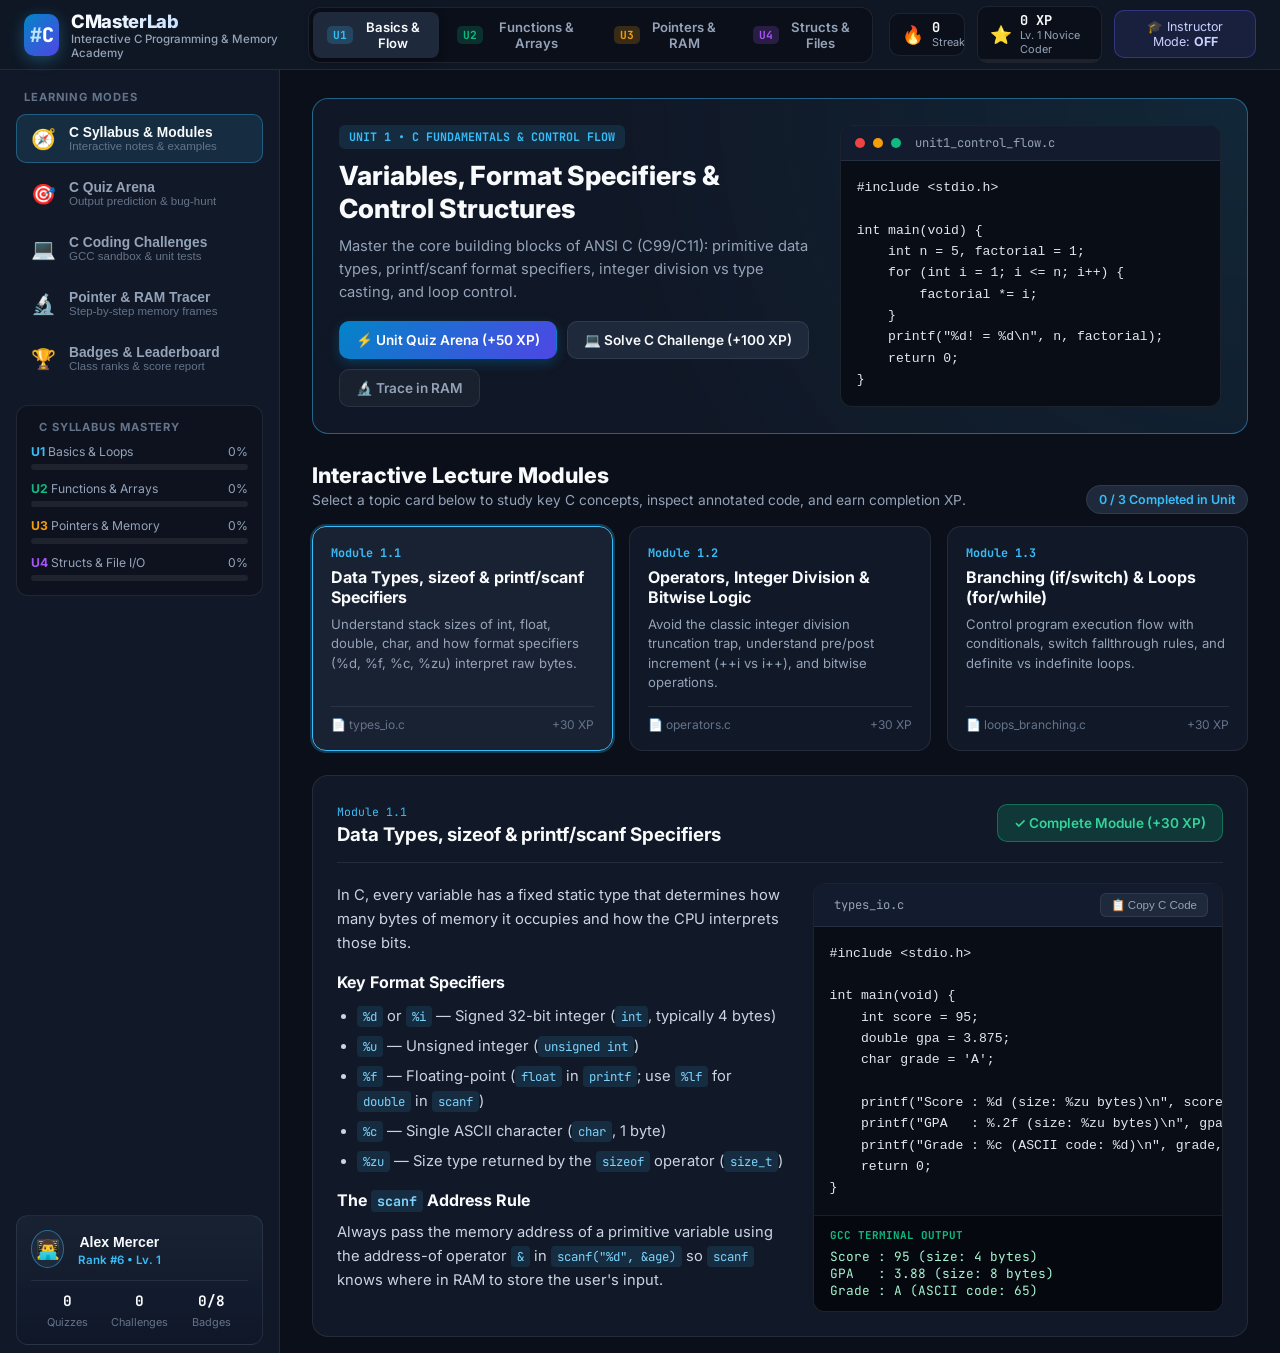
<file: index.html>
<!DOCTYPE html>
<html lang="en" data-theme="dark">
<head>
  <meta charset="UTF-8" />
  <meta name="viewport" content="width=device-width, initial-scale=1.0" />
  <title>CMasterLab — Interactive C Programming Learning Platform</title>
  <link rel="preconnect" href="https://fonts.googleapis.com">
  <link rel="preconnect" href="https://fonts.gstatic.com" crossorigin>
  <link href="https://fonts.googleapis.com/css2?family=Inter:wght@400;500;600;700;800&family=JetBrains+Mono:wght@400;500;600;700&display=swap" rel="stylesheet">
  <link rel="stylesheet" href="styles.css" />
</head>
<body>
  <!-- Top Navigation & Gamification HUD -->
  <header class="top-nav">
    <div class="brand" id="brandHome">
      <div class="brand-logo">
        <span class="bracket">#</span><span class="code-slash">C</span>
      </div>
      <div>
        <h1 class="brand-title">CMasterLab</h1>
        <span class="brand-subtitle">Interactive C Programming &amp; Memory Academy</span>
      </div>
    </div>

    <!-- C Syllabus Unit Switcher -->
    <div class="track-switcher" role="tablist" aria-label="C Syllabus Units">
      <button class="track-btn active" data-unit="basics" role="tab">
        <span class="lang-badge unit-1">U1</span>
        <span>Basics &amp; Flow</span>
      </button>
      <button class="track-btn" data-unit="arrays" role="tab">
        <span class="lang-badge unit-2">U2</span>
        <span>Functions &amp; Arrays</span>
      </button>
      <button class="track-btn" data-unit="pointers" role="tab">
        <span class="lang-badge unit-3">U3</span>
        <span>Pointers &amp; RAM</span>
      </button>
      <button class="track-btn" data-unit="structs" role="tab">
        <span class="lang-badge unit-4">U4</span>
        <span>Structs &amp; Files</span>
      </button>
    </div>

    <!-- Gamification HUD -->
    <div class="hud-stats">
      <div class="hud-pill streak-pill" title="Current Correct Answer Streak">
        <span class="hud-icon">🔥</span>
        <div>
          <span class="hud-value" id="hudStreak">0</span>
          <span class="hud-label">Streak</span>
        </div>
      </div>

      <div class="hud-pill xp-pill" title="Total Experience Points">
        <span class="hud-icon">⭐</span>
        <div>
          <span class="hud-value" id="hudXP">0 XP</span>
          <span class="hud-label" id="hudLevel">Lv. 1 Novice</span>
        </div>
        <div class="xp-mini-bar">
          <div class="xp-mini-fill" id="hudXPBar" style="width: 0%"></div>
        </div>
      </div>

      <button class="instructor-toggle" id="instructorToggle" title="Toggle Instructor Mode (Show Solutions & Teaching Notes)">
        <span>🎓 Instructor Mode: <strong id="instructorState">OFF</strong></span>
      </button>
    </div>
  </header>

  <!-- Main Workspace Layout -->
  <div class="app-layout">
    <!-- Left Sidebar: Mode Navigation & C Syllabus Progress -->
    <aside class="sidebar">
      <div class="sidebar-section">
        <div class="sidebar-heading">LEARNING MODES</div>
        <nav class="mode-nav">
          <button class="mode-btn active" data-mode="dashboard">
            <span class="mode-icon">🧭</span>
            <div class="mode-text">
              <span class="mode-name">C Syllabus &amp; Modules</span>
              <span class="mode-desc">Interactive notes &amp; examples</span>
            </div>
          </button>
          <button class="mode-btn" data-mode="quiz">
            <span class="mode-icon">🎯</span>
            <div class="mode-text">
              <span class="mode-name">C Quiz Arena</span>
              <span class="mode-desc">Output prediction &amp; bug-hunt</span>
            </div>
          </button>
          <button class="mode-btn" data-mode="challenges">
            <span class="mode-icon">💻</span>
            <div class="mode-text">
              <span class="mode-name">C Coding Challenges</span>
              <span class="mode-desc">GCC sandbox &amp; unit tests</span>
            </div>
          </button>
          <button class="mode-btn" data-mode="visualizer">
            <span class="mode-icon">🔬</span>
            <div class="mode-text">
              <span class="mode-name">Pointer &amp; RAM Tracer</span>
              <span class="mode-desc">Step-by-step memory frames</span>
            </div>
          </button>
          <button class="mode-btn" data-mode="achievements">
            <span class="mode-icon">🏆</span>
            <div class="mode-text">
              <span class="mode-name">Badges &amp; Leaderboard</span>
              <span class="mode-desc">Class ranks &amp; score report</span>
            </div>
          </button>
        </nav>
      </div>

      <!-- C Unit Mastery Card -->
      <div class="sidebar-section track-progress-card">
        <div class="sidebar-heading">C SYLLABUS MASTERY</div>
        <div class="mastery-item">
          <div class="mastery-header">
            <span><strong class="u1-text">U1</strong> Basics &amp; Loops</span>
            <span id="masteryBasics">0%</span>
          </div>
          <div class="progress-bar"><div class="progress-fill u1-fill" id="barBasics" style="width:0%"></div></div>
        </div>
        <div class="mastery-item">
          <div class="mastery-header">
            <span><strong class="u2-text">U2</strong> Functions &amp; Arrays</span>
            <span id="masteryArrays">0%</span>
          </div>
          <div class="progress-bar"><div class="progress-fill u2-fill" id="barArrays" style="width:0%"></div></div>
        </div>
        <div class="mastery-item">
          <div class="mastery-header">
            <span><strong class="u3-text">U3</strong> Pointers &amp; Memory</span>
            <span id="masteryPointers">0%</span>
          </div>
          <div class="progress-bar"><div class="progress-fill u3-fill" id="barPointers" style="width:0%"></div></div>
        </div>
        <div class="mastery-item">
          <div class="mastery-header">
            <span><strong class="u4-text">U4</strong> Structs &amp; File I/O</span>
            <span id="masteryStructs">0%</span>
          </div>
          <div class="progress-bar"><div class="progress-fill u4-fill" id="barStructs" style="width:0%"></div></div>
        </div>
      </div>

      <!-- Active Student Card -->
      <div class="sidebar-section student-card">
        <div class="student-header">
          <div class="student-avatar" id="studentAvatar">👨‍💻</div>
          <div class="student-info">
            <input type="text" id="studentNameInput" class="student-name-input" value="Alex Mercer" aria-label="Student Name" />
            <span class="student-rank-tag" id="studentRankTag">Rank #6 • Lv. 1</span>
          </div>
        </div>
        <div class="student-quick-stats">
          <div><strong id="statQuizzes">0</strong><span>Quizzes</span></div>
          <div><strong id="statChallenges">0</strong><span>Challenges</span></div>
          <div><strong id="statBadges">0/8</strong><span>Badges</span></div>
        </div>
      </div>
    </aside>

    <!-- Main Dynamic Content Area -->
    <main class="main-content">
      <!-- 1. CURRICULUM & INTERACTIVE LESSONS VIEW -->
      <section id="view-dashboard" class="view-section active">
        <div class="hero-banner" id="trackHeroBanner">
          <div class="hero-content">
            <div class="hero-tag" id="heroTag">UNIT 1 • C FUNDAMENTALS</div>
            <h2 class="hero-title" id="heroTitle">Variables, Control Flow &amp; Standard I/O</h2>
            <p class="hero-desc" id="heroDesc">
              Build a rock-solid foundation in ANSI C: format specifiers, arithmetic &amp; bitwise operators, conditional branching, and loop iteration.
            </p>
            <div class="hero-actions">
              <button class="btn btn-primary" id="startQuizBtn">⚡ Unit Quiz Arena (+50 XP)</button>
              <button class="btn btn-secondary" id="startChallengeBtn">💻 Solve C Challenge (+100 XP)</button>
              <button class="btn btn-ghost" id="startVisualizerBtn">🔬 Trace in RAM</button>
            </div>
          </div>
          <div class="hero-code-preview">
            <div class="code-window-header">
              <span class="dot red"></span><span class="dot yellow"></span><span class="dot green"></span>
              <span class="window-filename" id="heroFilename">unit1_demo.c</span>
            </div>
            <pre class="hero-code"><code id="heroCodeSnippet"></code></pre>
          </div>
        </div>

        <div class="section-header-row">
          <div>
            <h3 class="section-title">Interactive Lecture Modules</h3>
            <p class="section-subtitle">Select a topic card below to study key C concepts, inspect annotated code, and earn completion XP.</p>
          </div>
          <div class="filter-pills">
            <span class="pill-info" id="moduleCompletionCount">0 / 3 Completed in Unit</span>
          </div>
        </div>

        <div class="modules-grid" id="modulesGrid">
          <!-- Populated dynamically from data.js -->
        </div>

        <!-- Module Reader Panel -->
        <div class="lesson-panel" id="lessonPanel">
          <div class="lesson-panel-header">
            <div>
              <span class="lesson-badge" id="lessonTopicBadge">Module 1.1</span>
              <h3 id="lessonTitle">Select a Module Above</h3>
            </div>
            <button class="btn btn-success" id="completeLessonBtn">✓ Complete Module (+30 XP)</button>
          </div>
          <div class="lesson-body">
            <div class="lesson-explanation" id="lessonExplanation"></div>
            <div class="lesson-code-box">
              <div class="code-window-header">
                <span class="window-filename" id="lessonCodeFilename">example.c</span>
                <button class="btn-xs" id="copyLessonCodeBtn">📋 Copy C Code</button>
              </div>
              <pre class="code-block"><code id="lessonCodeContent"></code></pre>
              <div class="code-output-box">
                <div class="output-label">GCC TERMINAL OUTPUT</div>
                <pre id="lessonCodeOutput"></pre>
              </div>
            </div>
          </div>
          <div class="instructor-note-box hidden" id="lessonInstructorNote">
            <strong>🎓 Instructor Teaching Note &amp; Common Student Pitfalls:</strong>
            <p id="lessonInstructorText"></p>
          </div>
        </div>
      </section>

      <!-- 2. QUIZ ARENA VIEW -->
      <section id="view-quiz" class="view-section">
        <div class="quiz-top-bar">
          <div>
            <span class="section-eyebrow" id="quizTrackLabel">UNIT 1 QUIZ ARENA</span>
            <h2 class="section-title">C Output Prediction, Concept &amp; Bug-Hunt</h2>
          </div>
          <div class="quiz-controls">
            <div class="quiz-type-filter">
              <button class="chip active" data-qfilter="all">All Unit Questions</button>
              <button class="chip" data-qfilter="output">Predict Output</button>
              <button class="chip" data-qfilter="bug">Spot the Bug</button>
              <button class="chip" data-qfilter="concept">Concept MCQ</button>
            </div>
            <div class="combo-badge" id="quizComboBadge">Combo: 1.0x XP</div>
          </div>
        </div>

        <div class="quiz-container">
          <div class="quiz-progress-strip">
            <div class="quiz-progress-fill" id="quizProgressFill" style="width: 20%"></div>
          </div>

          <div class="quiz-card" id="quizCard">
            <div class="quiz-meta-row">
              <span class="q-type-tag" id="qTypeTag">PREDICT OUTPUT</span>
              <span class="q-difficulty" id="qDifficulty">Medium • +40 XP</span>
              <span class="q-counter" id="qCounter">Question 1 of 5</span>
            </div>

            <h3 class="q-prompt" id="qPrompt">What will the following C program print to standard output?</h3>

            <div class="q-code-wrapper" id="qCodeWrapper">
              <div class="code-window-header">
                <span class="dot red"></span><span class="dot yellow"></span><span class="dot green"></span>
                <span class="window-filename" id="qFilename">snippet.c</span>
              </div>
              <pre class="code-block"><code id="qCodeBlock"></code></pre>
            </div>

            <div class="q-options-grid" id="qOptionsGrid">
              <!-- Populated dynamically -->
            </div>

            <!-- Feedback Box -->
            <div class="q-feedback hidden" id="qFeedbackBox">
              <div class="q-feedback-title" id="qFeedbackTitle">Correct!</div>
              <p class="q-feedback-text" id="qFeedbackText"></p>
            </div>

            <!-- Instructor Answer Key Box -->
            <div class="instructor-note-box hidden" id="quizInstructorBox">
              <strong>🎓 Instructor Solution Key:</strong>
              <span id="quizInstructorKey"></span>
            </div>

            <div class="quiz-footer-actions">
              <button class="btn btn-secondary" id="prevQuestionBtn">← Previous</button>
              <button class="btn btn-ghost" id="hintQuestionBtn">💡 Show Hint</button>
              <button class="btn btn-primary" id="nextQuestionBtn">Next Question →</button>
            </div>
          </div>
        </div>
      </section>

      <!-- 3. CODING CHALLENGES VIEW -->
      <section id="view-challenges" class="view-section">
        <div class="challenge-header-bar">
          <div class="challenge-selector-wrap">
            <label for="challengeSelect" class="sr-only">Select C Coding Challenge</label>
            <select id="challengeSelect" class="challenge-select"></select>
            <span class="challenge-xp-badge" id="challengeXPBadge">+100 XP</span>
          </div>
          <div class="challenge-actions">
            <button class="btn btn-ghost" id="challengeHintBtn">💡 Get Hint</button>
            <button class="btn btn-secondary" id="resetCodeBtn">↺ Reset Starter Code</button>
            <button class="btn btn-ghost hidden" id="fillSolutionBtn">🎓 Fill Official Solution</button>
            <button class="btn btn-primary" id="runTestsBtn">▶ Compile &amp; Run C Tests</button>
          </div>
        </div>

        <div class="challenge-workbench">
          <!-- Left: Problem Specification -->
          <div class="problem-pane">
            <div class="problem-tags">
              <span class="lang-pill" id="chalLangPill">C99 / C11</span>
              <span class="diff-pill" id="chalDiffPill">Intermediate</span>
              <span class="status-pill" id="chalStatusPill">Unsolved</span>
            </div>
            <h2 class="problem-title" id="chalTitle">Swap Two Integers Using Pointers</h2>
            <p class="problem-desc" id="chalDesc"></p>

            <div class="problem-spec-box">
              <h4>📋 Function Requirements &amp; Constraints</h4>
              <ul id="chalRequirements"></ul>
            </div>

            <div class="problem-examples" id="chalExamples"></div>

            <div class="hint-drawer hidden" id="chalHintDrawer">
              <strong>💡 Hint:</strong> <span id="chalHintText"></span>
            </div>
          </div>

          <!-- Right: Interactive Code Editor & Test Runner -->
          <div class="editor-pane">
            <div class="editor-window">
              <div class="code-window-header">
                <span class="dot red"></span><span class="dot yellow"></span><span class="dot green"></span>
                <span class="window-filename" id="editorFilename">solution.c</span>
                <span class="compiler-tag" id="compilerTag">gcc -Wall -Wextra -std=c11</span>
              </div>
              <div class="editor-body">
                <div class="line-numbers" id="editorLineNumbers">1</div>
                <textarea id="codeEditor" class="code-textarea" spellcheck="false" autocomplete="off" autocorrect="off" autocapitalize="off"></textarea>
              </div>
            </div>

            <!-- Compiler & Test Suite Output Console -->
            <div class="console-window">
              <div class="console-header">
                <span>🧪 GCC Sandbox &amp; Unit Test Runner</span>
                <span class="console-metrics" id="consoleMetrics">Ready to compile</span>
              </div>
              <div class="console-body" id="consoleOutput">
                <div class="console-placeholder">Click <strong>"▶ Compile &amp; Run C Tests"</strong> to compile your C code and execute automated unit test cases.</div>
              </div>
            </div>
          </div>
        </div>
      </section>

      <!-- 4. MEMORY & CODE TRACER (VISUALIZER) VIEW -->
      <section id="view-visualizer" class="view-section">
        <div class="section-header-row">
          <div>
            <span class="section-eyebrow">STEP-BY-STEP C EXECUTION ENGINE</span>
            <h2 class="section-title">Interactive C Memory, Pointer &amp; Array Visualizer</h2>
            <p class="section-subtitle">Step forward line-by-line to inspect how C variables, arrays, pointers (<code>*</code>, <code>&amp;</code>), and structs are stored at real hexadecimal memory addresses.</p>
          </div>
          <div class="visualizer-controls">
            <button class="btn btn-secondary" id="traceResetBtn">⏮ Reset</button>
            <button class="btn btn-secondary" id="tracePrevBtn">◀ Step Back</button>
            <button class="btn btn-primary" id="traceNextBtn">Step Forward ▶</button>
          </div>
        </div>

        <div class="visualizer-workbench">
          <!-- Code with active line highlighter -->
          <div class="trace-code-panel">
            <div class="code-window-header">
              <span class="window-filename" id="traceFilename">pointer_trace.c</span>
              <span class="step-indicator" id="traceStepIndicator">Step 1 of 6</span>
            </div>
            <div class="trace-code-lines" id="traceCodeLines"></div>
            <div class="trace-explanation-box">
              <div class="trace-exp-title">🔍 What happens in CPU &amp; RAM on this line?</div>
              <p id="traceStepExplanation"></p>
            </div>
          </div>

          <!-- Memory Table (Stack & Heap + Console) -->
          <div class="trace-memory-panel">
            <div class="memory-card">
              <div class="memory-card-header">
                <span>🧠 RAM / Memory Frame (Addresses &amp; Values)</span>
                <span class="memory-legend"><i class="leg-stack"></i> Variable / Array <i class="leg-heap"></i> Pointer / Struct</span>
              </div>
              <div class="memory-slots-grid" id="memorySlotsGrid">
                <!-- Populated dynamically -->
              </div>
            </div>

            <div class="memory-card">
              <div class="memory-card-header">
                <span>🖥 Standard Output (stdout)</span>
              </div>
              <pre class="trace-stdout" id="traceStdout"></pre>
            </div>
          </div>
        </div>
      </section>

      <!-- 5. ACHIEVEMENTS, LEADERBOARD & TEACHER REPORT VIEW -->
      <section id="view-achievements" class="view-section">
        <div class="section-header-row">
          <div>
            <span class="section-eyebrow">GAMIFICATION &amp; CLASSROOM ANALYTICS</span>
            <h2 class="section-title">C Mastery Badges, Class Leaderboard &amp; Report</h2>
          </div>
          <div class="report-actions">
            <button class="btn btn-secondary" id="exportReportBtn">📥 Export Student Report (.txt)</button>
            <button class="btn btn-danger-outline" id="resetProgressBtn">🗑 Reset All Progress</button>
          </div>
        </div>

        <div class="achievements-layout">
          <!-- Badges Grid -->
          <div class="badges-panel">
            <h3>🏅 Unlockable C Programming Badges</h3>
            <div class="badges-grid" id="badgesGrid">
              <!-- Populated dynamically -->
            </div>
          </div>

          <!-- Leaderboard Panel -->
          <div class="leaderboard-panel">
            <h3>🏆 CS101 C Programming Leaderboard</h3>
            <p class="leaderboard-sub">Complete C quizzes, modules, and coding challenges to climb the class rankings!</p>
            <div class="leaderboard-list" id="leaderboardList">
              <!-- Populated dynamically -->
            </div>
          </div>
        </div>
      </section>
    </main>
  </div>

  <!-- Toast Notification for XP & Badge Unlocks -->
  <div id="toastContainer" class="toast-container" aria-live="polite"></div>

  <script src="data.js"></script>
  <script src="app.js"></script>
</body>
</html>
</file>
<file: styles.css>
:root {
  --bg-base: #0b0f19;
  --bg-surface: #111827;
  --bg-elevated: #1e293b;
  --bg-code: #090d16;
  --border-subtle: rgba(148, 163, 184, 0.14);
  --border-highlight: rgba(56, 189, 248, 0.45);
  --text-primary: #f8fafc;
  --text-secondary: #94a3b8;
  --text-muted: #64748b;

  --accent-primary: #38bdf8;
  --accent-primary-glow: rgba(56, 189, 248, 0.25);
  --accent-indigo: #6366f1;
  --accent-emerald: #10b981;
  --accent-amber: #f59e0b;
  --accent-rose: #f43f5e;
  --accent-purple: #a855f7;

  --unit1-color: #38bdf8;
  --unit2-color: #10b981;
  --unit3-color: #f59e0b;
  --unit4-color: #a855f7;

  --font-sans: 'Inter', -apple-system, BlinkMacSystemFont, sans-serif;
  --font-mono: 'JetBrains Mono', monospace;
}

* {
  box-sizing: border-box;
  margin: 0;
  padding: 0;
}

body {
  font-family: var(--font-sans);
  background-color: var(--bg-base);
  color: var(--text-primary);
  min-height: 100vh;
  display: flex;
  flex-direction: column;
  overflow-x: hidden;
}

.hidden {
  display: none !important;
}

.sr-only {
  position: absolute;
  width: 1px;
  height: 1px;
  overflow: hidden;
  clip: rect(0, 0, 0, 0);
}

/* TOP NAVIGATION */
.top-nav {
  height: 70px;
  background: rgba(17, 24, 39, 0.92);
  backdrop-filter: blur(12px);
  border-bottom: 1px solid var(--border-subtle);
  display: flex;
  align-items: center;
  justify-content: space-between;
  padding: 0 24px;
  position: sticky;
  top: 0;
  z-index: 100;
  gap: 16px;
}

.brand {
  display: flex;
  align-items: center;
  gap: 12px;
  cursor: pointer;
}

.brand-logo {
  width: 42px;
  height: 42px;
  border-radius: 10px;
  background: linear-gradient(135deg, #0284c7, #4f46e5);
  display: flex;
  align-items: center;
  justify-content: center;
  font-family: var(--font-mono);
  font-weight: 800;
  font-size: 1.25rem;
  box-shadow: 0 4px 15px rgba(56, 189, 248, 0.3);
}

.brand-logo .bracket {
  color: #bae6fd;
}

.brand-logo .code-slash {
  color: #ffffff;
}

.brand-title {
  font-size: 1.15rem;
  font-weight: 800;
  letter-spacing: -0.02em;
  background: linear-gradient(90deg, #fff, #93c5fd);
  -webkit-background-clip: text;
  -webkit-text-fill-color: transparent;
}

.brand-subtitle {
  display: block;
  font-size: 0.72rem;
  color: var(--text-secondary);
  font-weight: 500;
}

/* UNIT SWITCHER */
.track-switcher {
  display: flex;
  background: var(--bg-base);
  padding: 4px;
  border-radius: 12px;
  border: 1px solid var(--border-subtle);
  gap: 4px;
}

.track-btn {
  background: transparent;
  border: none;
  color: var(--text-secondary);
  padding: 7px 14px;
  border-radius: 8px;
  font-family: var(--font-sans);
  font-size: 0.82rem;
  font-weight: 600;
  display: flex;
  align-items: center;
  gap: 8px;
  cursor: pointer;
  transition: all 0.2s ease;
}

.track-btn:hover {
  color: var(--text-primary);
  background: rgba(255, 255, 255, 0.04);
}

.track-btn.active {
  background: var(--bg-elevated);
  color: var(--text-primary);
  box-shadow: 0 2px 8px rgba(0, 0, 0, 0.35);
}

.lang-badge {
  font-family: var(--font-mono);
  font-size: 0.7rem;
  font-weight: 700;
  padding: 2px 6px;
  border-radius: 5px;
}

.unit-1 { background: rgba(56, 189, 248, 0.2); color: var(--unit1-color); }
.unit-2 { background: rgba(16, 185, 129, 0.2); color: var(--unit2-color); }
.unit-3 { background: rgba(245, 158, 11, 0.2); color: var(--unit3-color); }
.unit-4 { background: rgba(168, 85, 247, 0.2); color: var(--unit4-color); }

/* HUD STATS */
.hud-stats {
  display: flex;
  align-items: center;
  gap: 12px;
}

.hud-pill {
  display: flex;
  align-items: center;
  gap: 8px;
  background: var(--bg-base);
  border: 1px solid var(--border-subtle);
  padding: 6px 12px;
  border-radius: 10px;
  position: relative;
  overflow: hidden;
}

.hud-icon {
  font-size: 1.1rem;
}

.hud-value {
  display: block;
  font-size: 0.85rem;
  font-weight: 700;
  font-family: var(--font-mono);
  line-height: 1.1;
}

.hud-label {
  display: block;
  font-size: 0.68rem;
  color: var(--text-secondary);
}

.xp-mini-bar {
  position: absolute;
  bottom: 0;
  left: 0;
  right: 0;
  height: 3px;
  background: rgba(255, 255, 255, 0.08);
}

.xp-mini-fill {
  height: 100%;
  background: linear-gradient(90deg, var(--accent-primary), var(--accent-indigo));
  transition: width 0.4s ease;
}

.instructor-toggle {
  background: rgba(99, 102, 241, 0.12);
  border: 1px solid rgba(99, 102, 241, 0.35);
  color: #c7d2fe;
  padding: 8px 12px;
  border-radius: 10px;
  font-size: 0.78rem;
  font-family: var(--font-sans);
  cursor: pointer;
  transition: all 0.2s ease;
}

.instructor-toggle.active {
  background: rgba(16, 185, 129, 0.18);
  border-color: var(--accent-emerald);
  color: #6ee7b7;
}

/* MAIN LAYOUT */
.app-layout {
  display: grid;
  grid-template-columns: 280px 1fr;
  flex: 1;
  min-height: calc(100vh - 70px);
}

/* SIDEBAR */
.sidebar {
  background: var(--bg-surface);
  border-right: 1px solid var(--border-subtle);
  padding: 20px 16px;
  display: flex;
  flex-direction: column;
  gap: 22px;
}

.sidebar-heading {
  font-size: 0.7rem;
  font-weight: 700;
  letter-spacing: 0.08em;
  color: var(--text-muted);
  margin-bottom: 10px;
  padding-left: 8px;
}

.mode-nav {
  display: flex;
  flex-direction: column;
  gap: 6px;
}

.mode-btn {
  display: flex;
  align-items: center;
  gap: 12px;
  width: 100%;
  padding: 10px 12px;
  border-radius: 10px;
  background: transparent;
  border: 1px solid transparent;
  color: var(--text-secondary);
  text-align: left;
  cursor: pointer;
  transition: all 0.18s ease;
}

.mode-btn:hover {
  background: rgba(255, 255, 255, 0.04);
  color: var(--text-primary);
}

.mode-btn.active {
  background: rgba(56, 189, 248, 0.12);
  border-color: rgba(56, 189, 248, 0.35);
  color: var(--text-primary);
}

.mode-icon {
  font-size: 1.25rem;
  width: 28px;
  text-align: center;
}

.mode-name {
  display: block;
  font-size: 0.86rem;
  font-weight: 600;
}

.mode-desc {
  display: block;
  font-size: 0.72rem;
  color: var(--text-muted);
}

/* PROGRESS BARS IN SIDEBAR */
.track-progress-card {
  background: rgba(11, 15, 25, 0.55);
  border: 1px solid var(--border-subtle);
  border-radius: 12px;
  padding: 14px;
}

.mastery-item {
  margin-bottom: 11px;
}

.mastery-item:last-child {
  margin-bottom: 0;
}

.mastery-header {
  display: flex;
  justify-content: space-between;
  font-size: 0.76rem;
  margin-bottom: 5px;
  color: var(--text-secondary);
}

.u1-text { color: var(--unit1-color); }
.u2-text { color: var(--unit2-color); }
.u3-text { color: var(--unit3-color); }
.u4-text { color: var(--unit4-color); }

.progress-bar {
  height: 6px;
  background: rgba(255, 255, 255, 0.07);
  border-radius: 999px;
  overflow: hidden;
}

.progress-fill {
  height: 100%;
  border-radius: 999px;
  transition: width 0.35s ease;
}

.u1-fill { background: var(--unit1-color); }
.u2-fill { background: var(--unit2-color); }
.u3-fill { background: var(--unit3-color); }
.u4-fill { background: var(--unit4-color); }

/* STUDENT CARD */
.student-card {
  margin-top: auto;
  background: linear-gradient(180deg, rgba(30, 41, 59, 0.6), rgba(15, 23, 42, 0.8));
  border: 1px solid var(--border-subtle);
  border-radius: 12px;
  padding: 14px;
}

.student-header {
  display: flex;
  align-items: center;
  gap: 10px;
  margin-bottom: 12px;
}

.student-avatar {
  width: 38px;
  height: 38px;
  border-radius: 50%;
  background: var(--bg-elevated);
  display: flex;
  align-items: center;
  justify-content: center;
  font-size: 1.2rem;
  border: 1px solid var(--border-highlight);
}

.student-name-input {
  background: transparent;
  border: 1px dashed transparent;
  color: var(--text-primary);
  font-weight: 700;
  font-size: 0.88rem;
  width: 100%;
  padding: 2px 4px;
  border-radius: 4px;
}

.student-name-input:hover,
.student-name-input:focus {
  border-color: var(--accent-primary);
  outline: none;
  background: rgba(0, 0, 0, 0.25);
}

.student-rank-tag {
  display: block;
  font-size: 0.72rem;
  color: var(--accent-primary);
  padding-left: 4px;
  font-weight: 600;
}

.student-quick-stats {
  display: grid;
  grid-template-columns: repeat(3, 1fr);
  border-top: 1px solid var(--border-subtle);
  padding-top: 10px;
  text-align: center;
}

.student-quick-stats strong {
  display: block;
  font-size: 0.9rem;
  font-family: var(--font-mono);
}

.student-quick-stats span {
  font-size: 0.68rem;
  color: var(--text-muted);
}

/* MAIN CONTENT AREA */
.main-content {
  padding: 28px 32px;
  overflow-y: auto;
  max-width: 1380px;
  width: 100%;
  margin: 0 auto;
}

.view-section {
  display: none;
  animation: fadeIn 0.22s ease;
}

.view-section.active {
  display: block;
}

@keyframes fadeIn {
  from { opacity: 0; transform: translateY(6px); }
  to { opacity: 1; transform: translateY(0); }
}

/* HERO BANNER */
.hero-banner {
  background: radial-gradient(circle at top right, rgba(56, 189, 248, 0.14), rgba(17, 24, 39, 0.95) 65%);
  border: 1px solid var(--border-highlight);
  border-radius: 16px;
  padding: 26px;
  display: grid;
  grid-template-columns: 1.25fr 1fr;
  gap: 24px;
  align-items: center;
  margin-bottom: 28px;
}

.hero-tag {
  display: inline-block;
  font-family: var(--font-mono);
  font-size: 0.73rem;
  font-weight: 700;
  color: var(--accent-primary);
  background: rgba(56, 189, 248, 0.12);
  padding: 4px 10px;
  border-radius: 6px;
  margin-bottom: 10px;
}

.hero-title {
  font-size: 1.65rem;
  font-weight: 800;
  line-height: 1.25;
  margin-bottom: 10px;
}

.hero-desc {
  color: var(--text-secondary);
  font-size: 0.92rem;
  line-height: 1.55;
  margin-bottom: 18px;
}

.hero-actions {
  display: flex;
  flex-wrap: wrap;
  gap: 10px;
}

/* BUTTONS */
.btn {
  font-family: var(--font-sans);
  font-size: 0.85rem;
  font-weight: 600;
  padding: 10px 16px;
  border-radius: 10px;
  border: 1px solid transparent;
  cursor: pointer;
  transition: all 0.18s ease;
  display: inline-flex;
  align-items: center;
  gap: 8px;
}

.btn-primary {
  background: linear-gradient(135deg, #0284c7, #4f46e5);
  color: #ffffff;
  box-shadow: 0 4px 12px rgba(2, 132, 199, 0.3);
}

.btn-primary:hover {
  transform: translateY(-1px);
  box-shadow: 0 6px 16px rgba(2, 132, 199, 0.45);
}

.btn-secondary {
  background: var(--bg-elevated);
  border-color: var(--border-subtle);
  color: var(--text-primary);
}

.btn-secondary:hover {
  border-color: var(--accent-primary);
}

.btn-success {
  background: rgba(16, 185, 129, 0.2);
  border-color: rgba(16, 185, 129, 0.45);
  color: #34d399;
}

.btn-success:hover {
  background: rgba(16, 185, 129, 0.3);
}

.btn-ghost {
  background: rgba(255, 255, 255, 0.04);
  border-color: var(--border-subtle);
  color: var(--text-secondary);
}

.btn-ghost:hover {
  color: var(--text-primary);
  background: rgba(255, 255, 255, 0.08);
}

.btn-danger-outline {
  background: rgba(244, 63, 94, 0.1);
  border-color: rgba(244, 63, 94, 0.35);
  color: #fda4af;
}

.btn-xs {
  background: var(--bg-elevated);
  border: 1px solid var(--border-subtle);
  color: var(--text-secondary);
  font-size: 0.72rem;
  padding: 4px 10px;
  border-radius: 6px;
  cursor: pointer;
}

.btn-xs:hover {
  color: var(--text-primary);
}

/* CODE WINDOW STYLING */
.hero-code-preview,
.lesson-code-box,
.q-code-wrapper,
.editor-window,
.trace-code-panel {
  background: var(--bg-code);
  border: 1px solid var(--border-subtle);
  border-radius: 12px;
  overflow: hidden;
}

.code-window-header {
  background: #131c2e;
  padding: 9px 14px;
  display: flex;
  align-items: center;
  gap: 8px;
  border-bottom: 1px solid var(--border-subtle);
}

.dot {
  width: 10px;
  height: 10px;
  border-radius: 50%;
}
.dot.red { background: #ef4444; }
.dot.yellow { background: #f59e0b; }
.dot.green { background: #10b981; }

.window-filename {
  font-family: var(--font-mono);
  font-size: 0.76rem;
  color: var(--text-secondary);
  margin-left: 6px;
  flex: 1;
}

.hero-code,
.code-block {
  padding: 16px;
  font-family: var(--font-mono);
  font-size: 0.82rem;
  line-height: 1.55;
  color: #e2e8f0;
  overflow-x: auto;
}

/* SECTION HEADERS */
.section-header-row {
  display: flex;
  justify-content: space-between;
  align-items: flex-end;
  margin-bottom: 18px;
  gap: 16px;
}

.section-eyebrow {
  display: block;
  font-family: var(--font-mono);
  font-size: 0.72rem;
  font-weight: 700;
  color: var(--accent-primary);
  letter-spacing: 0.08em;
  margin-bottom: 4px;
}

.section-title {
  font-size: 1.35rem;
  font-weight: 800;
}

.section-subtitle {
  color: var(--text-secondary);
  font-size: 0.86rem;
  margin-top: 4px;
}

.pill-info {
  background: var(--bg-elevated);
  border: 1px solid var(--border-subtle);
  padding: 6px 12px;
  border-radius: 999px;
  font-size: 0.78rem;
  font-weight: 600;
  color: var(--accent-primary);
}

/* MODULES GRID */
.modules-grid {
  display: grid;
  grid-template-columns: repeat(auto-fit, minmax(270px, 1fr));
  gap: 16px;
  margin-bottom: 24px;
}

.module-card {
  background: var(--bg-surface);
  border: 1px solid var(--border-subtle);
  border-radius: 14px;
  padding: 18px;
  cursor: pointer;
  transition: all 0.2s ease;
  display: flex;
  flex-direction: column;
  justify-content: space-between;
  position: relative;
}

.module-card:hover {
  transform: translateY(-2px);
  border-color: var(--accent-primary);
}

.module-card.active {
  border-color: var(--accent-primary);
  box-shadow: 0 0 0 2px var(--accent-primary-glow);
  background: rgba(30, 41, 59, 0.75);
}

.module-card.completed::after {
  content: '✓ Completed';
  position: absolute;
  top: 14px;
  right: 14px;
  font-size: 0.7rem;
  font-weight: 700;
  background: rgba(16, 185, 129, 0.18);
  color: #34d399;
  padding: 3px 8px;
  border-radius: 999px;
}

.module-num {
  font-family: var(--font-mono);
  font-size: 0.74rem;
  color: var(--accent-primary);
  font-weight: 700;
  margin-bottom: 6px;
}

.module-title {
  font-size: 1rem;
  font-weight: 700;
  margin-bottom: 8px;
}

.module-summary {
  font-size: 0.82rem;
  color: var(--text-secondary);
  line-height: 1.45;
  margin-bottom: 14px;
}

.module-footer {
  display: flex;
  justify-content: space-between;
  align-items: center;
  font-size: 0.75rem;
  color: var(--text-muted);
  border-top: 1px solid var(--border-subtle);
  padding-top: 10px;
}

/* LESSON PANEL */
.lesson-panel {
  background: var(--bg-surface);
  border: 1px solid var(--border-subtle);
  border-radius: 16px;
  padding: 24px;
}

.lesson-panel-header {
  display: flex;
  justify-content: space-between;
  align-items: center;
  border-bottom: 1px solid var(--border-subtle);
  padding-bottom: 16px;
  margin-bottom: 20px;
}

.lesson-badge {
  display: inline-block;
  font-family: var(--font-mono);
  font-size: 0.72rem;
  color: var(--accent-primary);
  margin-bottom: 4px;
}

.lesson-body {
  display: grid;
  grid-template-columns: 1.1fr 1fr;
  gap: 24px;
}

.lesson-explanation {
  font-size: 0.92rem;
  line-height: 1.65;
  color: #cbd5e1;
}

.lesson-explanation h4 {
  color: var(--text-primary);
  margin: 14px 0 6px;
  font-size: 1rem;
}

.lesson-explanation ul {
  padding-left: 20px;
  margin: 8px 0;
}

.lesson-explanation li {
  margin-bottom: 6px;
}

.lesson-explanation code {
  font-family: var(--font-mono);
  background: rgba(56, 189, 248, 0.12);
  color: #7dd3fc;
  padding: 2px 6px;
  border-radius: 4px;
  font-size: 0.84em;
}

.code-output-box {
  background: #05080f;
  border-top: 1px solid var(--border-subtle);
  padding: 12px 16px;
}

.output-label {
  font-family: var(--font-mono);
  font-size: 0.68rem;
  color: var(--accent-emerald);
  margin-bottom: 6px;
  font-weight: 700;
}

.code-output-box pre {
  font-family: var(--font-mono);
  font-size: 0.8rem;
  color: #a7f3d0;
  white-space: pre-wrap;
}

.instructor-note-box {
  margin-top: 18px;
  background: rgba(16, 185, 129, 0.1);
  border: 1px solid rgba(16, 185, 129, 0.35);
  border-radius: 10px;
  padding: 14px 16px;
  font-size: 0.85rem;
  color: #d1fae5;
  line-height: 1.5;
}

/* QUIZ ARENA */
.quiz-top-bar {
  display: flex;
  justify-content: space-between;
  align-items: flex-end;
  margin-bottom: 20px;
  flex-wrap: wrap;
  gap: 16px;
}

.quiz-controls {
  display: flex;
  align-items: center;
  gap: 12px;
}

.quiz-type-filter {
  display: flex;
  background: var(--bg-surface);
  padding: 4px;
  border-radius: 10px;
  border: 1px solid var(--border-subtle);
  gap: 4px;
}

.chip {
  background: transparent;
  border: none;
  color: var(--text-secondary);
  padding: 6px 12px;
  border-radius: 7px;
  font-size: 0.78rem;
  font-weight: 600;
  cursor: pointer;
}

.chip.active {
  background: var(--bg-elevated);
  color: var(--text-primary);
}

.combo-badge {
  background: rgba(245, 158, 11, 0.16);
  border: 1px solid rgba(245, 158, 11, 0.4);
  color: #fcd34d;
  font-family: var(--font-mono);
  font-size: 0.8rem;
  font-weight: 700;
  padding: 7px 12px;
  border-radius: 999px;
}

.quiz-container {
  max-width: 900px;
  margin: 0 auto;
}

.quiz-progress-strip {
  height: 6px;
  background: var(--bg-elevated);
  border-radius: 999px;
  overflow: hidden;
  margin-bottom: 16px;
}

.quiz-progress-fill {
  height: 100%;
  background: linear-gradient(90deg, var(--accent-primary), var(--accent-emerald));
  transition: width 0.3s ease;
}

.quiz-card {
  background: var(--bg-surface);
  border: 1px solid var(--border-subtle);
  border-radius: 16px;
  padding: 26px;
}

.quiz-meta-row {
  display: flex;
  align-items: center;
  gap: 12px;
  margin-bottom: 14px;
}

.q-type-tag {
  font-family: var(--font-mono);
  font-size: 0.72rem;
  font-weight: 700;
  padding: 4px 10px;
  border-radius: 6px;
  background: rgba(56, 189, 248, 0.15);
  color: var(--accent-primary);
}

.q-difficulty {
  font-size: 0.78rem;
  color: var(--accent-amber);
  font-weight: 600;
}

.q-counter {
  margin-left: auto;
  font-family: var(--font-mono);
  font-size: 0.78rem;
  color: var(--text-muted);
}

.q-prompt {
  font-size: 1.15rem;
  line-height: 1.45;
  margin-bottom: 16px;
}

.q-code-wrapper {
  margin-bottom: 20px;
}

.q-options-grid {
  display: grid;
  grid-template-columns: 1fr 1fr;
  gap: 12px;
  margin-bottom: 20px;
}

.q-option-btn {
  background: var(--bg-elevated);
  border: 1px solid var(--border-subtle);
  border-radius: 12px;
  padding: 14px 16px;
  color: var(--text-primary);
  font-family: var(--font-mono);
  font-size: 0.86rem;
  text-align: left;
  cursor: pointer;
  display: flex;
  align-items: center;
  gap: 12px;
  transition: all 0.15s ease;
}

.q-option-btn:hover:not(:disabled) {
  border-color: var(--accent-primary);
  background: rgba(56, 189, 248, 0.08);
}

.q-option-letter {
  width: 26px;
  height: 26px;
  border-radius: 6px;
  background: rgba(255, 255, 255, 0.07);
  display: flex;
  align-items: center;
  justify-content: center;
  font-weight: 700;
  font-size: 0.76rem;
  flex-shrink: 0;
}

.q-option-btn.correct {
  background: rgba(16, 185, 129, 0.18);
  border-color: var(--accent-emerald);
  color: #6ee7b7;
}

.q-option-btn.wrong {
  background: rgba(244, 63, 94, 0.18);
  border-color: var(--accent-rose);
  color: #fda4af;
}

.q-feedback {
  border-radius: 12px;
  padding: 14px 18px;
  margin-bottom: 18px;
  font-size: 0.88rem;
  line-height: 1.5;
}

.q-feedback.success {
  background: rgba(16, 185, 129, 0.12);
  border: 1px solid rgba(16, 185, 129, 0.35);
  color: #d1fae5;
}

.q-feedback.error {
  background: rgba(244, 63, 94, 0.12);
  border: 1px solid rgba(244, 63, 94, 0.35);
  color: #ffe4e6;
}

.q-feedback-title {
  font-weight: 700;
  margin-bottom: 4px;
}

.quiz-footer-actions {
  display: flex;
  justify-content: space-between;
  align-items: center;
  border-top: 1px solid var(--border-subtle);
  padding-top: 16px;
}

/* CODING CHALLENGES WORKBENCH */
.challenge-header-bar {
  display: flex;
  justify-content: space-between;
  align-items: center;
  margin-bottom: 18px;
  flex-wrap: wrap;
  gap: 12px;
}

.challenge-selector-wrap {
  display: flex;
  align-items: center;
  gap: 12px;
}

.challenge-select {
  background: var(--bg-surface);
  color: var(--text-primary);
  border: 1px solid var(--border-highlight);
  padding: 10px 14px;
  border-radius: 10px;
  font-family: var(--font-sans);
  font-size: 0.9rem;
  font-weight: 600;
  min-width: 320px;
}

.challenge-xp-badge {
  background: rgba(245, 158, 11, 0.18);
  color: #fcd34d;
  font-family: var(--font-mono);
  font-size: 0.8rem;
  font-weight: 700;
  padding: 6px 12px;
  border-radius: 999px;
}

.challenge-actions {
  display: flex;
  gap: 8px;
  flex-wrap: wrap;
}

.challenge-workbench {
  display: grid;
  grid-template-columns: 1fr 1.25fr;
  gap: 20px;
  align-items: start;
}

.problem-pane {
  background: var(--bg-surface);
  border: 1px solid var(--border-subtle);
  border-radius: 14px;
  padding: 22px;
}

.problem-tags {
  display: flex;
  gap: 8px;
  margin-bottom: 12px;
}

.lang-pill, .diff-pill, .status-pill {
  font-family: var(--font-mono);
  font-size: 0.72rem;
  font-weight: 700;
  padding: 3px 9px;
  border-radius: 6px;
}

.lang-pill { background: rgba(56, 189, 248, 0.15); color: var(--accent-primary); }
.diff-pill { background: rgba(245, 158, 11, 0.15); color: var(--accent-amber); }
.status-pill { background: rgba(148, 163, 184, 0.15); color: var(--text-secondary); }
.status-pill.solved { background: rgba(16, 185, 129, 0.2); color: #34d399; }

.problem-title {
  font-size: 1.25rem;
  margin-bottom: 10px;
}

.problem-desc {
  color: #cbd5e1;
  font-size: 0.9rem;
  line-height: 1.6;
  margin-bottom: 16px;
}

.problem-spec-box {
  background: rgba(11, 15, 25, 0.6);
  border: 1px solid var(--border-subtle);
  border-radius: 10px;
  padding: 14px 16px;
  margin-bottom: 16px;
}

.problem-spec-box h4 {
  font-size: 0.84rem;
  margin-bottom: 8px;
  color: var(--accent-primary);
}

.problem-spec-box ul {
  padding-left: 18px;
  font-size: 0.84rem;
  color: var(--text-secondary);
  line-height: 1.55;
}

.problem-spec-box code, .problem-desc code {
  font-family: var(--font-mono);
  color: #7dd3fc;
  background: rgba(56, 189, 248, 0.1);
  padding: 1px 5px;
  border-radius: 4px;
}

.example-case {
  background: var(--bg-code);
  border: 1px solid var(--border-subtle);
  border-radius: 8px;
  padding: 10px 12px;
  font-family: var(--font-mono);
  font-size: 0.78rem;
  margin-bottom: 10px;
  color: #cbd5e1;
}

.hint-drawer {
  margin-top: 14px;
  background: rgba(245, 158, 11, 0.12);
  border: 1px solid rgba(245, 158, 11, 0.35);
  border-radius: 10px;
  padding: 12px 14px;
  font-size: 0.84rem;
  color: #fde68a;
}

.editor-pane {
  display: flex;
  flex-direction: column;
  gap: 16px;
}

.compiler-tag {
  font-family: var(--font-mono);
  font-size: 0.7rem;
  color: var(--accent-emerald);
}

.editor-body {
  display: flex;
  min-height: 300px;
  max-height: 420px;
}

.line-numbers {
  background: #060911;
  color: #475569;
  font-family: var(--font-mono);
  font-size: 0.84rem;
  line-height: 1.55;
  padding: 14px 10px;
  text-align: right;
  user-select: none;
  border-right: 1px solid var(--border-subtle);
  min-width: 42px;
}

.code-textarea {
  flex: 1;
  background: var(--bg-code);
  color: #f8fafc;
  border: none;
  padding: 14px 16px;
  font-family: var(--font-mono);
  font-size: 0.84rem;
  line-height: 1.55;
  resize: vertical;
  outline: none;
  tab-size: 4;
}

.console-window {
  background: var(--bg-surface);
  border: 1px solid var(--border-subtle);
  border-radius: 12px;
  overflow: hidden;
}

.console-header {
  background: #131c2e;
  padding: 10px 16px;
  font-size: 0.8rem;
  font-weight: 700;
  display: flex;
  justify-content: space-between;
  border-bottom: 1px solid var(--border-subtle);
}

.console-metrics {
  font-family: var(--font-mono);
  font-size: 0.74rem;
  color: var(--text-secondary);
}

.console-body {
  padding: 14px 16px;
  font-family: var(--font-mono);
  font-size: 0.8rem;
  max-height: 250px;
  overflow-y: auto;
}

.console-placeholder {
  color: var(--text-muted);
}

.test-result-row {
  display: flex;
  align-items: flex-start;
  justify-content: space-between;
  padding: 8px 10px;
  border-radius: 8px;
  margin-bottom: 6px;
  background: rgba(11, 15, 25, 0.65);
  border: 1px solid var(--border-subtle);
}

.test-result-row.pass {
  border-color: rgba(16, 185, 129, 0.4);
  color: #6ee7b7;
}

.test-result-row.fail {
  border-color: rgba(244, 63, 94, 0.4);
  color: #fda4af;
}

/* MEMORY & POINTER VISUALIZER */
.visualizer-controls {
  display: flex;
  gap: 8px;
}

.visualizer-workbench {
  display: grid;
  grid-template-columns: 1.1fr 1fr;
  gap: 22px;
}

.step-indicator {
  font-family: var(--font-mono);
  font-size: 0.75rem;
  color: var(--accent-primary);
  font-weight: 700;
}

.trace-code-lines {
  padding: 12px 0;
  font-family: var(--font-mono);
  font-size: 0.82rem;
}

.trace-line {
  display: flex;
  padding: 4px 16px;
  transition: background 0.15s ease;
}

.trace-line.active-line {
  background: rgba(56, 189, 248, 0.2);
  border-left: 3px solid var(--accent-primary);
}

.trace-line-num {
  width: 30px;
  color: var(--text-muted);
  user-select: none;
}

.trace-line-code {
  white-space: pre;
  color: #e2e8f0;
}

.trace-explanation-box {
  background: rgba(56, 189, 248, 0.08);
  border-top: 1px solid var(--border-subtle);
  padding: 14px 16px;
}

.trace-exp-title {
  font-size: 0.78rem;
  font-weight: 700;
  color: var(--accent-primary);
  margin-bottom: 4px;
}

.trace-explanation-box p {
  font-size: 0.86rem;
  color: #e2e8f0;
  line-height: 1.5;
}

.trace-memory-panel {
  display: flex;
  flex-direction: column;
  gap: 16px;
}

.memory-card {
  background: var(--bg-surface);
  border: 1px solid var(--border-subtle);
  border-radius: 12px;
  overflow: hidden;
}

.memory-card-header {
  background: #131c2e;
  padding: 10px 16px;
  font-size: 0.8rem;
  font-weight: 700;
  display: flex;
  justify-content: space-between;
  align-items: center;
  border-bottom: 1px solid var(--border-subtle);
}

.memory-legend {
  font-size: 0.72rem;
  color: var(--text-secondary);
  display: flex;
  align-items: center;
  gap: 8px;
}

.leg-stack, .leg-heap {
  display: inline-block;
  width: 10px;
  height: 10px;
  border-radius: 3px;
}
.leg-stack { background: var(--accent-primary); }
.leg-heap { background: var(--accent-amber); }

.memory-slots-grid {
  padding: 16px;
  display: grid;
  grid-template-columns: repeat(auto-fill, minmax(175px, 1fr));
  gap: 12px;
}

.mem-cell {
  background: var(--bg-code);
  border: 1px solid var(--border-subtle);
  border-left: 4px solid var(--accent-primary);
  border-radius: 8px;
  padding: 10px 12px;
  font-family: var(--font-mono);
  transition: all 0.25s ease;
}

.mem-cell.pointer-cell {
  border-left-color: var(--accent-amber);
}

.mem-cell.changed {
  box-shadow: 0 0 14px rgba(56, 189, 248, 0.35);
  transform: scale(1.02);
}

.mem-addr {
  font-size: 0.68rem;
  color: var(--text-muted);
  display: flex;
  justify-content: space-between;
}

.mem-name {
  font-size: 0.84rem;
  font-weight: 700;
  color: #93c5fd;
  margin: 4px 0;
}

.mem-val {
  font-size: 0.95rem;
  font-weight: 800;
  color: #ffffff;
  background: rgba(255, 255, 255, 0.05);
  padding: 4px 8px;
  border-radius: 5px;
}

.trace-stdout {
  padding: 14px 16px;
  font-family: var(--font-mono);
  font-size: 0.84rem;
  color: #6ee7b7;
  min-height: 70px;
  background: var(--bg-code);
}

/* ACHIEVEMENTS & LEADERBOARD */
.achievements-layout {
  display: grid;
  grid-template-columns: 1.25fr 1fr;
  gap: 24px;
}

.badges-panel, .leaderboard-panel {
  background: var(--bg-surface);
  border: 1px solid var(--border-subtle);
  border-radius: 16px;
  padding: 22px;
}

.badges-panel h3, .leaderboard-panel h3 {
  font-size: 1.1rem;
  margin-bottom: 14px;
}

.badges-grid {
  display: grid;
  grid-template-columns: repeat(auto-fill, minmax(195px, 1fr));
  gap: 12px;
}

.badge-card {
  background: var(--bg-base);
  border: 1px solid var(--border-subtle);
  border-radius: 12px;
  padding: 14px;
  display: flex;
  flex-direction: column;
  gap: 6px;
  opacity: 0.45;
  filter: grayscale(0.8);
  transition: all 0.25s ease;
}

.badge-card.unlocked {
  opacity: 1;
  filter: grayscale(0);
  border-color: rgba(245, 158, 11, 0.5);
  background: linear-gradient(145deg, rgba(245, 158, 11, 0.1), rgba(17, 24, 39, 0.9));
}

.badge-icon {
  font-size: 1.65rem;
}

.badge-name {
  font-weight: 700;
  font-size: 0.88rem;
}

.badge-desc {
  font-size: 0.75rem;
  color: var(--text-secondary);
  line-height: 1.4;
}

.leaderboard-sub {
  font-size: 0.82rem;
  color: var(--text-secondary);
  margin-bottom: 14px;
}

.leaderboard-list {
  display: flex;
  flex-direction: column;
  gap: 8px;
}

.leader-row {
  display: flex;
  align-items: center;
  gap: 12px;
  padding: 10px 14px;
  background: var(--bg-base);
  border: 1px solid var(--border-subtle);
  border-radius: 10px;
}

.leader-row.is-user {
  border-color: var(--accent-primary);
  background: rgba(56, 189, 248, 0.12);
}

.leader-rank {
  font-family: var(--font-mono);
  font-weight: 800;
  width: 28px;
  color: var(--text-secondary);
}

.leader-name {
  flex: 1;
  font-weight: 600;
  font-size: 0.88rem;
}

.leader-xp {
  font-family: var(--font-mono);
  font-weight: 700;
  font-size: 0.84rem;
  color: var(--accent-amber);
}

/* TOAST NOTIFICATIONS */
.toast-container {
  position: fixed;
  bottom: 24px;
  right: 24px;
  display: flex;
  flex-direction: column;
  gap: 10px;
  z-index: 999;
}

.toast {
  background: #1e293b;
  border-left: 4px solid var(--accent-primary);
  color: var(--text-primary);
  padding: 12px 18px;
  border-radius: 10px;
  box-shadow: 0 10px 25px rgba(0, 0, 0, 0.5);
  font-size: 0.85rem;
  font-weight: 600;
  animation: slideIn 0.25s ease;
}

@keyframes slideIn {
  from { opacity: 0; transform: translateX(30px); }
  to { opacity: 1; transform: translateX(0); }
}

@media (max-width: 1024px) {
  .app-layout {
    grid-template-columns: 1fr;
  }
  .sidebar {
    border-right: none;
    border-bottom: 1px solid var(--border-subtle);
  }
  .hero-banner,
  .lesson-body,
  .challenge-workbench,
  .visualizer-workbench,
  .achievements-layout {
    grid-template-columns: 1fr;
  }
  .q-options-grid {
    grid-template-columns: 1fr;
  }
}
</file>
